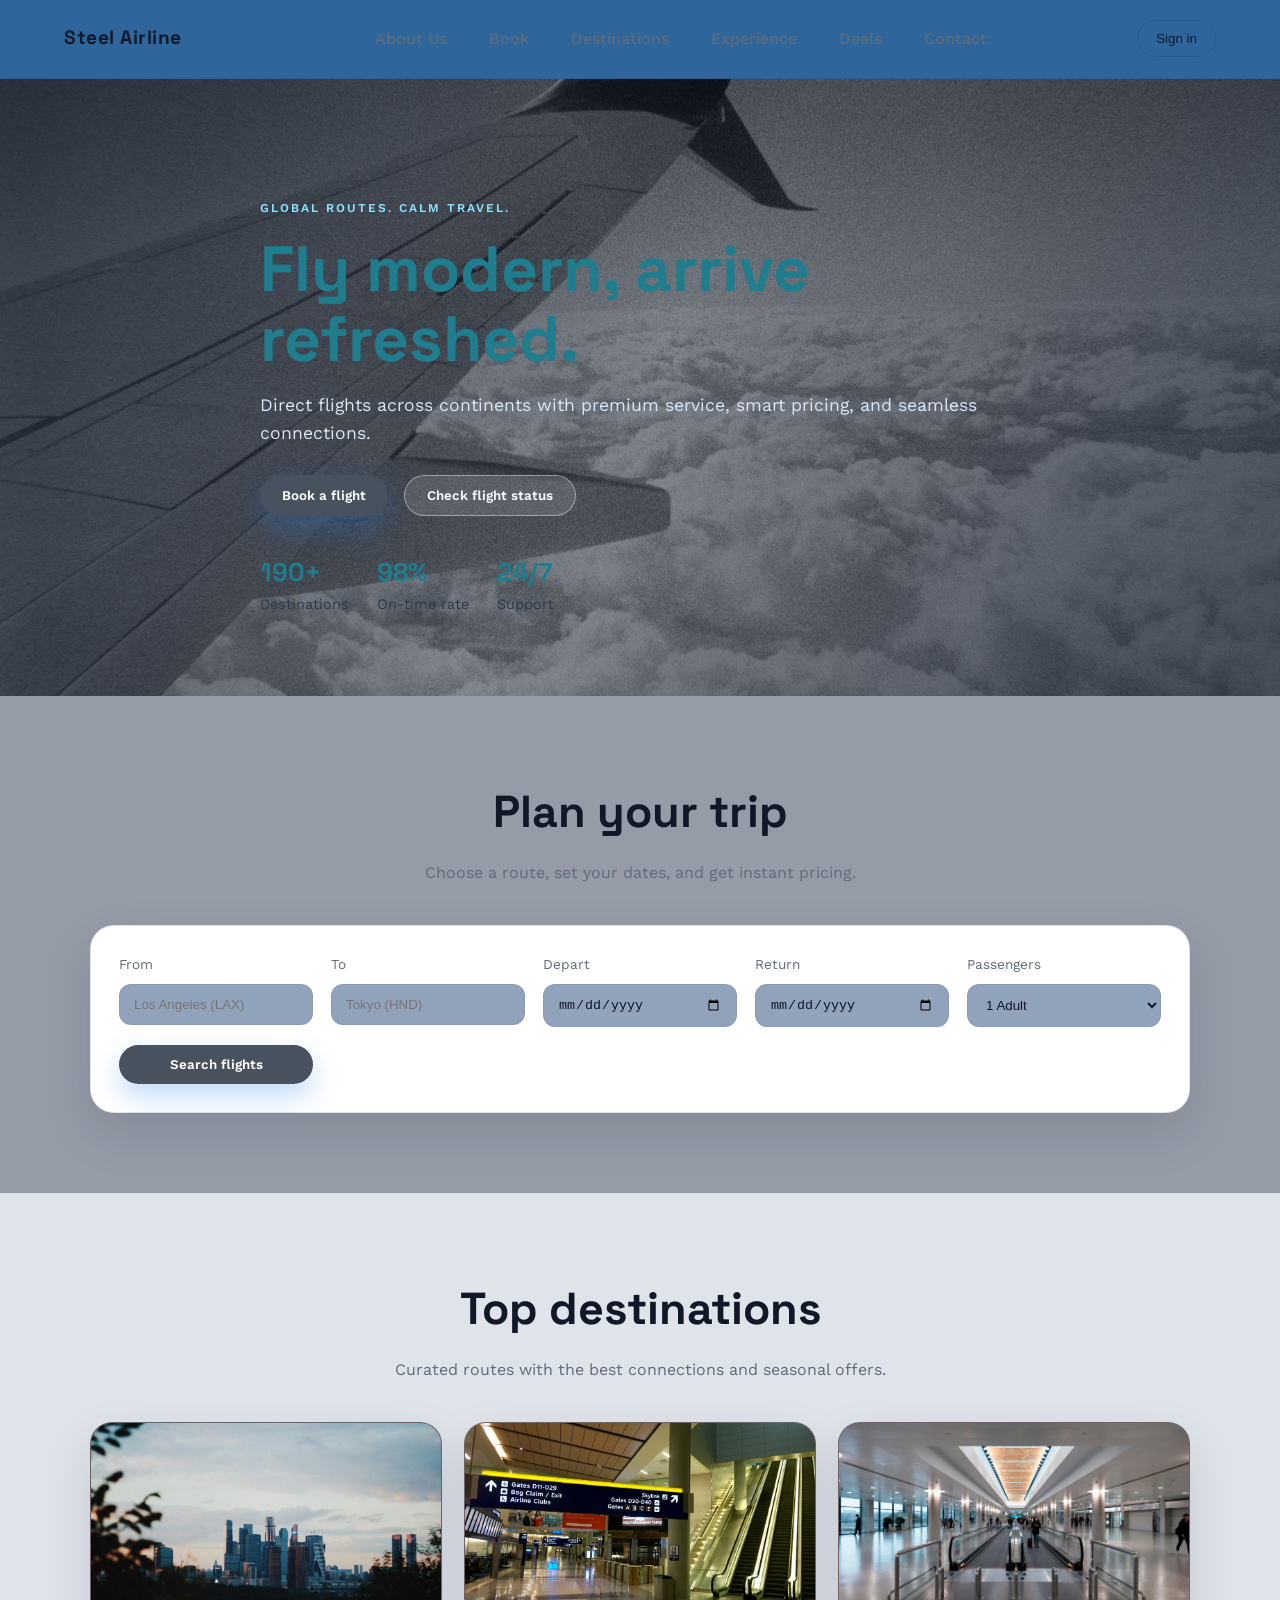
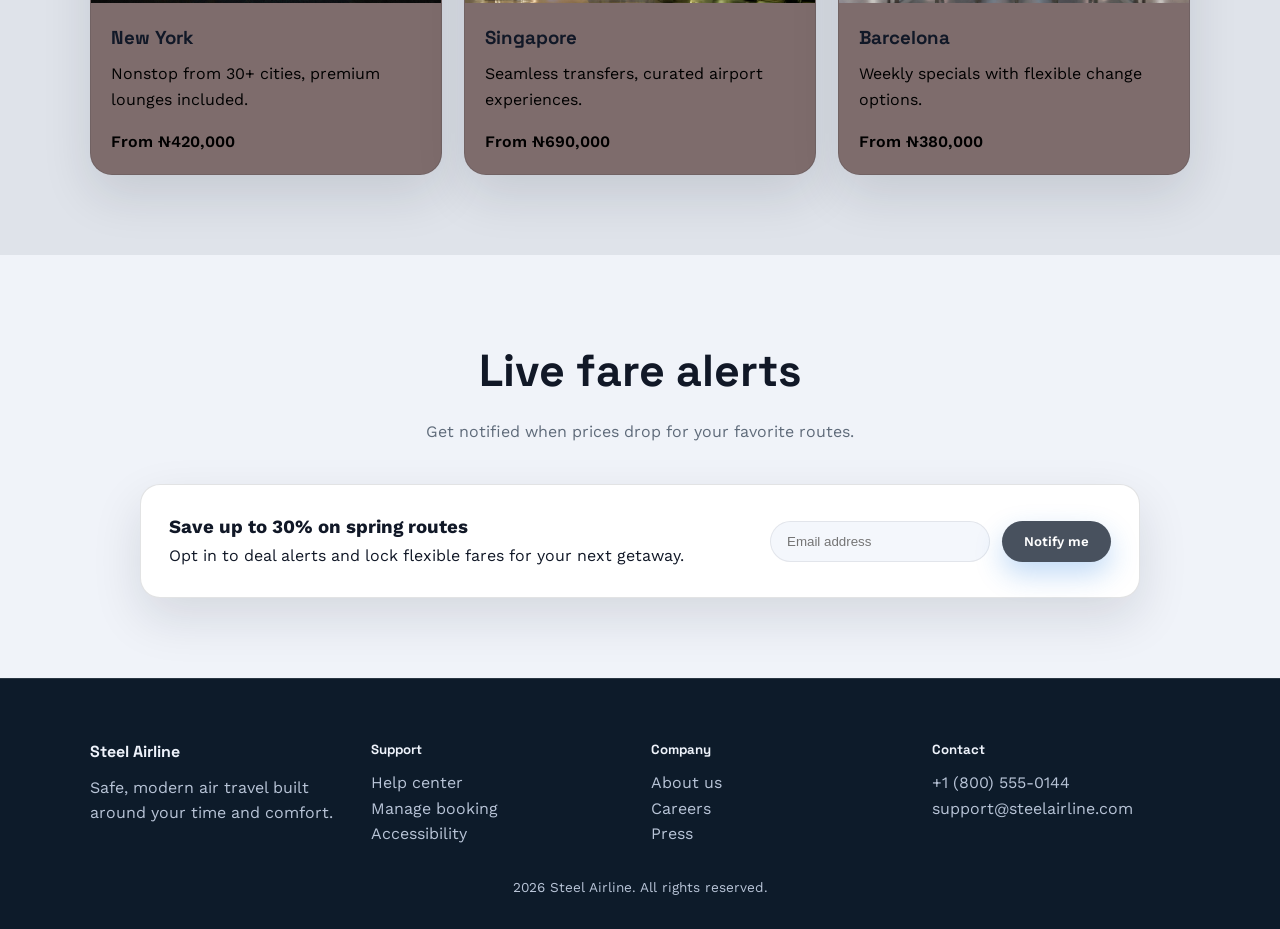
<file: Index.html>
<!DOCTYPE html>
<html lang="en">
<head>
  <meta charset="UTF-8">
  <meta name="viewport" content="width=device-width, initial-scale=1.0">
  <title>Steel Airline</title>
  <link rel="stylesheet" href="css/style.css">
</head>

<body>

  <header class="site-header" id="siteHeader">
    <nav class="nav">
      <a class="brand" href="#">Steel Airline</a>
      <button class="nav-toggle" id="navToggle" type="button" aria-expanded="false" aria-controls="primaryNav">
        <span class="sr-only">Toggle navigation</span>
        <span class="bar"></span>
        <span class="bar"></span>
        <span class="bar"></span>
      </button>
      <div class="nav-links" id="primaryNav">
        <a href="about.html">About Us</a>
        <a href="#book">Book</a>
        <a href="#destinations">Destinations</a>
        <a href="#experience">Experience</a>
        <a href="#deals">Deals</a>
        <a href="contact.html">Contact</a>
      </div>
      <button class="nav-cta">Sign in</button>
    </nav>
  </header>

  <main>
    <section class="hero" aria-label="Steel Airline hero">
      <div class="hero-media">
        <div class="hero-slider" aria-live="polite">
          <img class="hero-slide active" src="images/hero.jpg" alt="Airplane wing above the clouds">
          <img class="hero-slide" src="images/terminal.jpg" alt="Airport terminal with escalators">
          <img class="hero-slide" src="images/lounge.jpg" alt="Airport interior with seating and warm lighting">
          <img class="hero-slide" src="images/cabin.jpg" alt="Airplane cabin interior">
        </div>
      </div>
      <div class="hero-overlay"></div>
      <div class="hero-content">
        <p class="eyebrow">Global routes. Calm travel.</p>
        <h1>Fly modern, arrive refreshed.</h1>
        <p class="hero-sub">Direct flights across continents with premium service, smart pricing, and seamless connections.</p>
        <div class="hero-actions">
          <button class="primary">Book a flight</button>
          <button class="secondary">Check flight status</button>
        </div>
        <div class="hero-stats">
          <div>
            <span class="stat">190+</span>
            <span class="label">Destinations</span>
          </div>
          <div>
            <span class="stat">98%</span>
            <span class="label">On-time rate</span>
          </div>
          <div>
            <span class="stat">24/7</span>
            <span class="label">Support</span>
          </div>
        </div>
      </div>
    </section>

    <section id="book" class="booking">
      <div class="section-head">
        <h2>Plan your trip</h2>
        <p>Choose a route, set your dates, and get instant pricing.</p>
      </div>
      <form class="booking-form">
        <div class="field">
          <label>From</label>
          <input type="text" placeholder="Los Angeles (LAX)">
        </div>
        <div class="field">
          <label>To</label>
          <input type="text" placeholder="Tokyo (HND)">
        </div>
        <div class="field">
          <label>Depart</label>
          <input type="date">
        </div>
        <div class="field">
          <label>Return</label>
          <input type="date">
        </div>
        <div class="field">
          <label>Passengers</label>
          <select>
            <option>1 Adult</option>
            <option>2 Adults</option>
            <option>3 Adults</option>
            <option>4 Adults</option>
          </select>
        </div>
        <button class="primary" type="button">Search flights</button>
      </form>
    </section>

    <section id="destinations" class="destinations">
      <div class="section-head">
        <h2>Top destinations</h2>
        <p>Curated routes with the best connections and seasonal offers.</p>
      </div>
      <div class="card-grid">
        <article class="card">
          <img src="images/city.jpg" alt="City skyline at dusk">
          <div class="card-body">
            <h3>New York</h3>
            <p>Nonstop from 30+ cities, premium lounges included.</p>
            <span class="price">From ₦420,000</span>
          </div>
        </article>
        <article class="card">
          <img src="images/terminal.jpg" alt="Airport terminal with escalators">
          <div class="card-body">
            <h3>Singapore</h3>
            <p>Seamless transfers, curated airport experiences.</p>
            <span class="price">From ₦690,000</span>
          </div>
        </article>
        <article class="card">
          <img src="images/lounge.jpg" alt="Airport interior with seating and warm lighting">
          <div class="card-body">
            <h3>Barcelona</h3>
            <p>Weekly specials with flexible change options.</p>
            <span class="price">From ₦380,000</span>
          </div>
        </article>
      </div>
    </section>


    <section id="deals" class="deals">
      <div class="section-head">
        <h2>Live fare alerts</h2>
        <p>Get notified when prices drop for your favorite routes.</p>
      </div>
      <div class="deals-panel">
        <div>
          <h3>Save up to 30% on spring routes</h3>
          <p>Opt in to deal alerts and lock flexible fares for your next getaway.</p>
        </div>
        <form class="deal-form">
          <input type="email" placeholder="Email address">
          <button class="primary" type="button">Notify me</button>
        </form>
      </div>
    </section>
  </main>

  <footer id="contact" class="footer">
    <div class="footer-grid">
      <div>
        <h4>Steel Airline</h4>
        <p>Safe, modern air travel built around your time and comfort.</p>
      </div>
      <div>
        <h5>Support</h5>
        <p>Help center</p>
        <p>Manage booking</p>
        <p>Accessibility</p>
      </div>
      <div>
        <h5>Company</h5>
        <p>About us</p>
        <p>Careers</p>
        <p>Press</p>
      </div>
      <div>
        <h5>Contact</h5>
        <p>+1 (800) 555-0144</p>
        <p>support@steelairline.com</p>
      </div>
    </div>
    <p class="footer-bottom">2026 Steel Airline. All rights reserved.</p>
  </footer>

  <script src="js/main.js"></script>
</body>
</html>
</file>
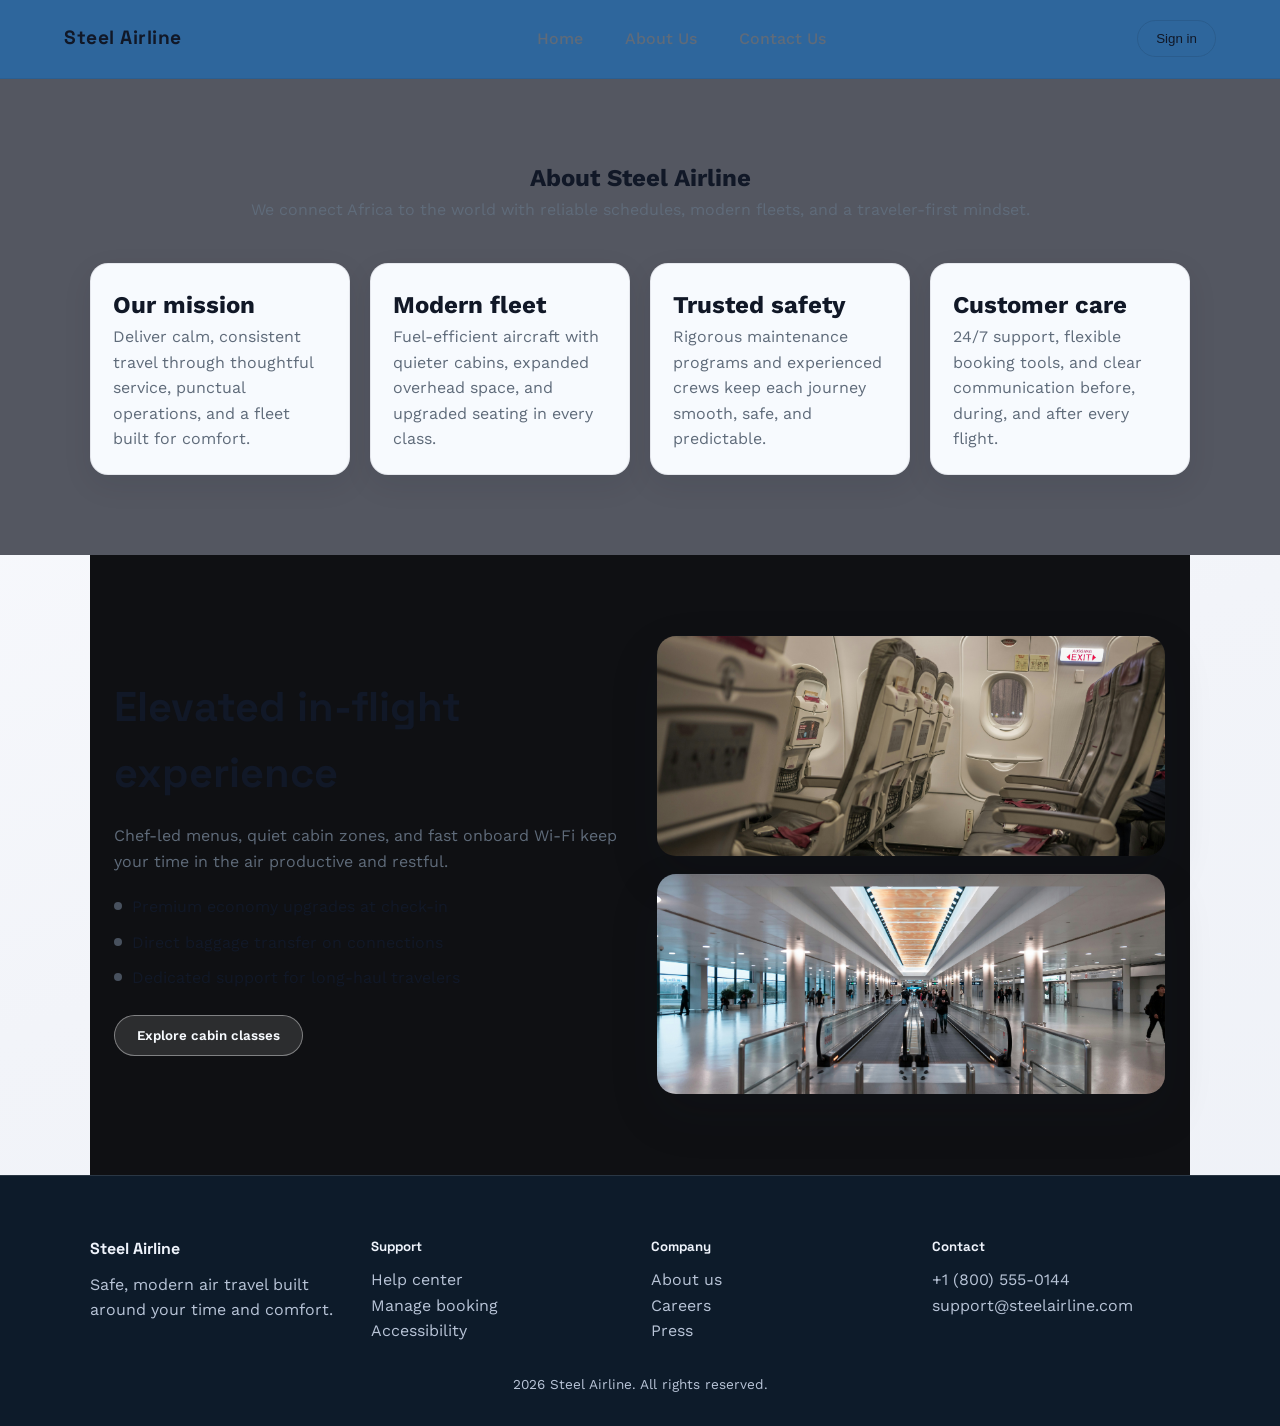
<file: about.html>
<!DOCTYPE html>
<html lang="en">
<head>
  <meta charset="UTF-8">
  <meta name="viewport" content="width=device-width, initial-scale=1.0">
  <title>About Steel Airline</title>
  <link rel="stylesheet" href="css/style.css">
</head>
<body>
  <header class="site-header" id="siteHeader">
    <nav class="nav">
      <a class="brand" href="Index.html">Steel Airline</a>
      <button class="nav-toggle" type="button" aria-expanded="false" aria-controls="primaryNav">
        <span class="sr-only">Toggle navigation</span>
        <span class="bar"></span>
        <span class="bar"></span>
        <span class="bar"></span>
      </button>
      <div class="nav-links" id="primaryNav">
        <a href="Index.html">Home</a>
        <a href="about.html">About Us</a>
        <a href="contact.html">Contact Us</a>
      </div>
      <button class="nav-cta">Sign in</button>
    </nav>
  </header>

  <main>
    <section class="about" aria-label="About Steel Airline">
      <div class="section-head">
        <h1>About Steel Airline</h1>
        <p>We connect Africa to the world with reliable schedules, modern fleets, and a traveler-first mindset.</p>
      </div>

      <div class="about-grid">
        <div class="about-card">
          <h2>Our mission</h2>
          <p>Deliver calm, consistent travel through thoughtful service, punctual operations, and a fleet built for comfort.</p>
        </div>
        <div class="about-card">
          <h2>Modern fleet</h2>
          <p>Fuel-efficient aircraft with quieter cabins, expanded overhead space, and upgraded seating in every class.</p>
        </div>
        <div class="about-card">
          <h2>Trusted safety</h2>
          <p>Rigorous maintenance programs and experienced crews keep each journey smooth, safe, and predictable.</p>
        </div>
        <div class="about-card">
          <h2>Customer care</h2>
          <p>24/7 support, flexible booking tools, and clear communication before, during, and after every flight.</p>
        </div>
      </div>
    </section>

    <section class="experience" aria-label="Steel Airline experience">
      <div class="experience-content">
        <h2>Elevated in-flight experience</h2>
        <p>Chef-led menus, quiet cabin zones, and fast onboard Wi-Fi keep your time in the air productive and restful.</p>
        <ul class="experience-list">
          <li>Premium economy upgrades at check-in</li>
          <li>Direct baggage transfer on connections</li>
          <li>Dedicated support for long-haul travelers</li>
        </ul>
        <button class="secondary">Explore cabin classes</button>
      </div>
      <div class="experience-media">
        <div class="media-block">
          <img src="images/cabin.jpg" alt="Airplane cabin interior">
        </div>
        <div class="media-block">
          <img src="images/lounge.jpg" alt="Airport lounge with warm lighting">
        </div>
      </div>
    </section>
  </main>

  <footer id="contact" class="footer">
    <div class="footer-grid">
      <div>
        <h4>Steel Airline</h4>
        <p>Safe, modern air travel built around your time and comfort.</p>
      </div>
      <div>
        <h5>Support</h5>
        <p>Help center</p>
        <p>Manage booking</p>
        <p>Accessibility</p>
      </div>
      <div>
        <h5>Company</h5>
        <p>About us</p>
        <p>Careers</p>
        <p>Press</p>
      </div>
      <div>
        <h5>Contact</h5>
        <p>+1 (800) 555-0144</p>
        <p>support@steelairline.com</p>
      </div>
    </div>
    <p class="footer-bottom">2026 Steel Airline. All rights reserved.</p>
  </footer>

  <script src="js/main.js"></script>
</body>
</html>
</file>
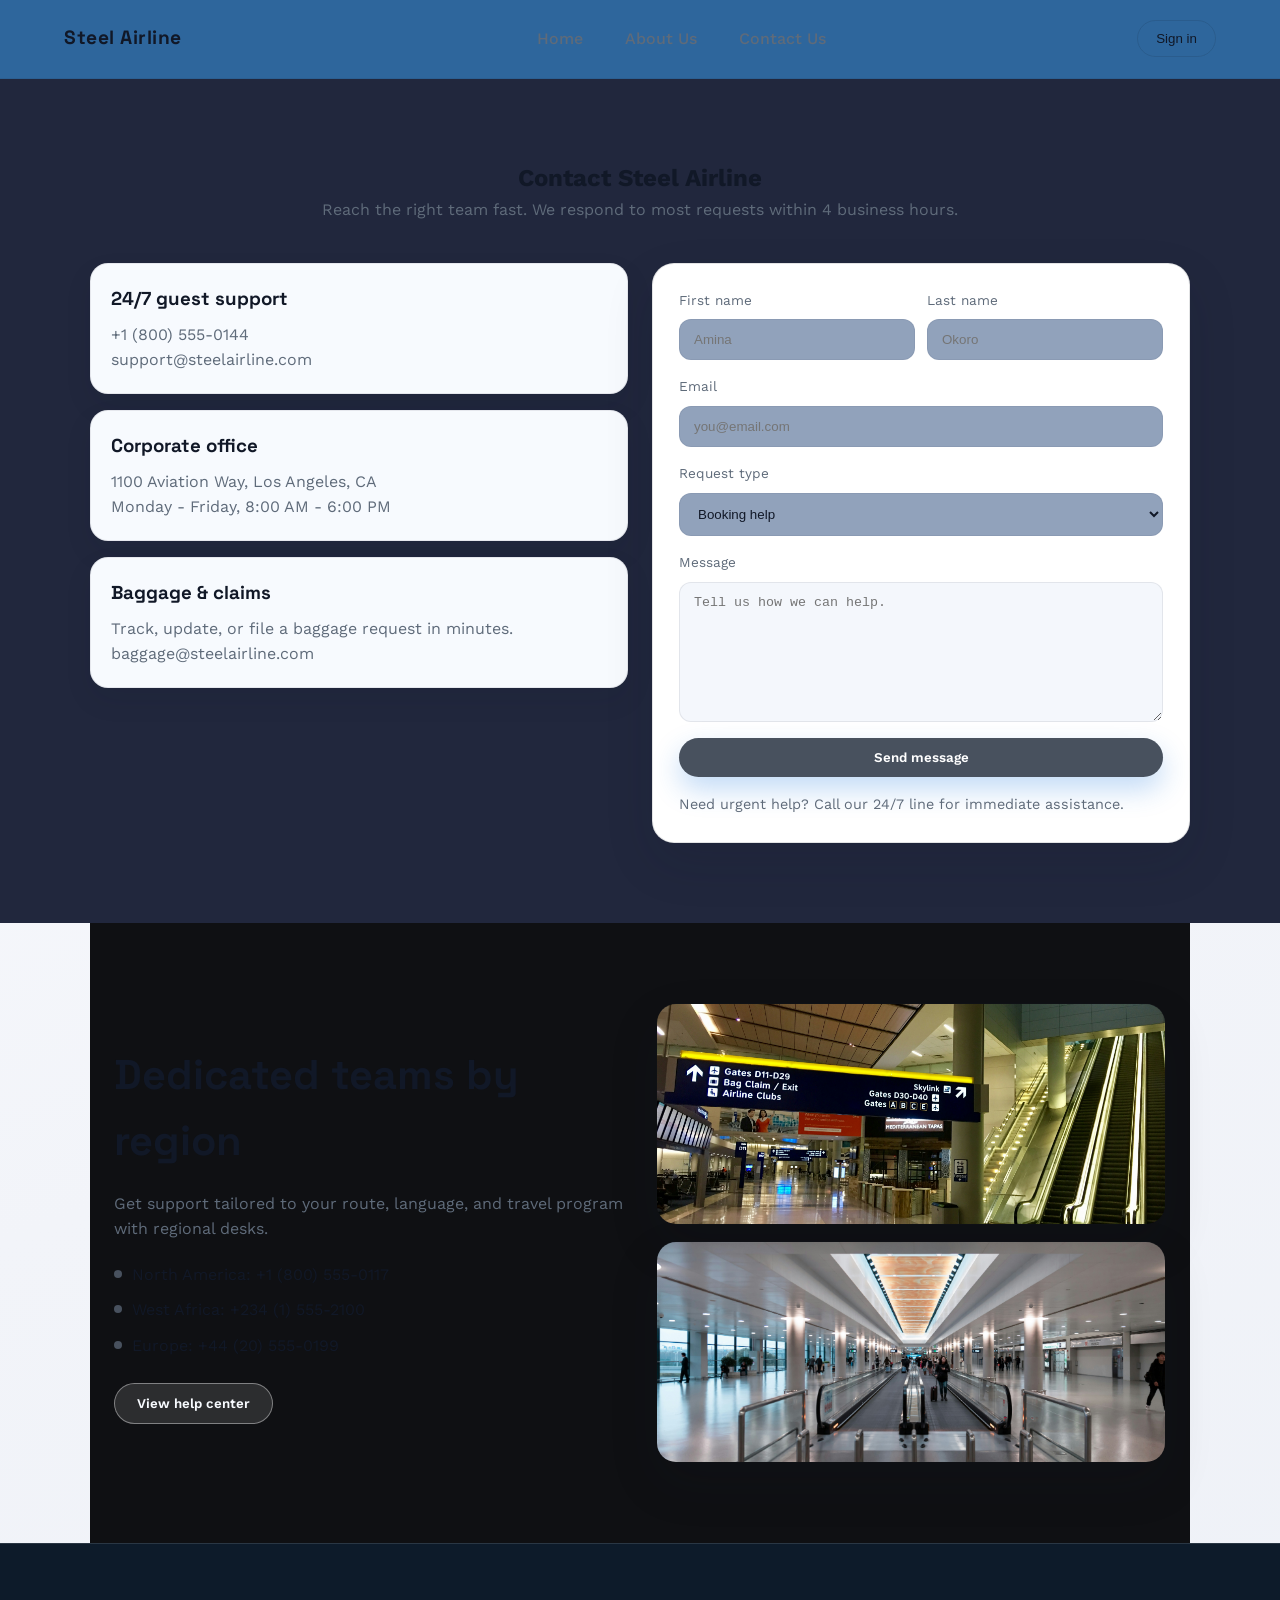
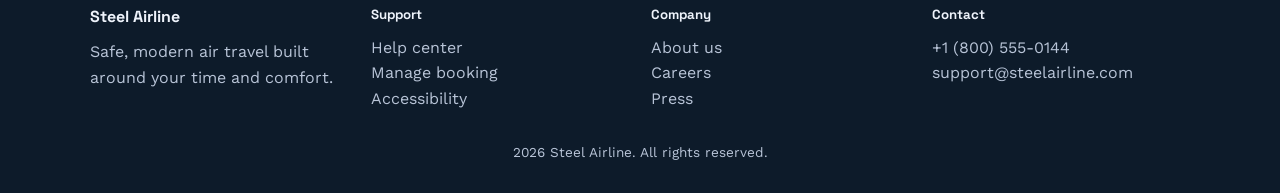
<file: contact.html>
<!DOCTYPE html>
<html lang="en">
<head>
  <meta charset="UTF-8">
  <meta name="viewport" content="width=device-width, initial-scale=1.0">
  <title>Contact Steel Airline</title>
  <link rel="stylesheet" href="css/style.css">
</head>
<body>
  <header class="site-header" id="siteHeader">
    <nav class="nav">
      <a class="brand" href="Index.html">Steel Airline</a>
      <button class="nav-toggle" type="button" aria-expanded="false" aria-controls="primaryNav">
        <span class="sr-only">Toggle navigation</span>
        <span class="bar"></span>
        <span class="bar"></span>
        <span class="bar"></span>
      </button>
      <div class="nav-links" id="primaryNav">
        <a href="Index.html">Home</a>
        <a href="about.html">About Us</a>
        <a href="contact.html">Contact Us</a>
      </div>
      <button class="nav-cta">Sign in</button>
    </nav>
  </header>

  <main>
    <section class="contact" aria-label="Contact Steel Airline">
      <div class="section-head">
        <h1>Contact Steel Airline</h1>
        <p>Reach the right team fast. We respond to most requests within 4 business hours.</p>
      </div>

      <div class="contact-grid">
        <div class="contact-cards">
          <div class="contact-card">
            <h3>24/7 guest support</h3>
            <p>+1 (800) 555-0144</p>
            <p>support@steelairline.com</p>
          </div>
          <div class="contact-card">
            <h3>Corporate office</h3>
            <p>1100 Aviation Way, Los Angeles, CA</p>
            <p>Monday - Friday, 8:00 AM - 6:00 PM</p>
          </div>
          <div class="contact-card">
            <h3>Baggage & claims</h3>
            <p>Track, update, or file a baggage request in minutes.</p>
            <p>baggage@steelairline.com</p>
          </div>
        </div>

        <form class="contact-form">
          <div class="form-row">
            <div class="field">
              <label>First name</label>
              <input type="text" placeholder="Amina">
            </div>
            <div class="field">
              <label>Last name</label>
              <input type="text" placeholder="Okoro">
            </div>
          </div>
          <div class="field">
            <label>Email</label>
            <input type="email" placeholder="you@email.com">
          </div>
          <div class="field">
            <label>Request type</label>
            <select>
              <option>Booking help</option>
              <option>Flight changes</option>
              <option>Corporate travel</option>
              <option>Baggage support</option>
            </select>
          </div>
          <div class="field">
            <label>Message</label>
            <textarea placeholder="Tell us how we can help."></textarea>
          </div>
          <button class="primary" type="button">Send message</button>
          <p class="contact-note">Need urgent help? Call our 24/7 line for immediate assistance.</p>
        </form>
      </div>
    </section>

    <section class="experience" aria-label="Contact options">
      <div class="experience-content">
        <h2>Dedicated teams by region</h2>
        <p>Get support tailored to your route, language, and travel program with regional desks.</p>
        <ul class="experience-list">
          <li>North America: +1 (800) 555-0117</li>
          <li>West Africa: +234 (1) 555-2100</li>
          <li>Europe: +44 (20) 555-0199</li>
        </ul>
        <button class="secondary">View help center</button>
      </div>
      <div class="experience-media">
        <div class="media-block">
          <img src="images/terminal.jpg" alt="Airport terminal with escalators">
        </div>
        <div class="media-block">
          <img src="images/lounge.jpg" alt="Airport lounge with warm lighting">
        </div>
      </div>
    </section>
  </main>

  <footer id="contact" class="footer">
    <div class="footer-grid">
      <div>
        <h4>Steel Airline</h4>
        <p>Safe, modern air travel built around your time and comfort.</p>
      </div>
      <div>
        <h5>Support</h5>
        <p>Help center</p>
        <p>Manage booking</p>
        <p>Accessibility</p>
      </div>
      <div>
        <h5>Company</h5>
        <p>About us</p>
        <p>Careers</p>
        <p>Press</p>
      </div>
      <div>
        <h5>Contact</h5>
        <p>+1 (800) 555-0144</p>
        <p>support@steelairline.com</p>
      </div>
    </div>
    <p class="footer-bottom">2026 Steel Airline. All rights reserved.</p>
  </footer>

  <script src="js/main.js"></script>
</body>
</html>
</file>
<file: css/style.css>
@import url('https://fonts.googleapis.com/css2?family=Space+Grotesk:wght@400;500;600;700&family=Work+Sans:wght@300;400;500;600&display=swap');

:root {
  --bg: #f7f7fb;
  --bg-soft: #eef1f7;
  --surface: #ffffff;
  --accent: #48515e;
  --accent-dark: #165fc0;
  --text: #111827;
  --muted: #5f6b7a;
  --card: #7e6c6c;
  --stroke: rgba(17, 24, 39, 0.12);
  --shadow: 0 20px 50px rgba(17, 24, 39, 0.12);
}

* {
  box-sizing: border-box;
  margin: 0;
  padding: 0;
}

html {
  scroll-behavior: smooth;
}

body {
  font-family: "Work Sans", sans-serif;
  background: linear-gradient(160deg, #fbfcff 0%, #f2f4f9 55%, #eef1f7 100%);
  color: var(--text);
  line-height: 1.6;
}

img {
  width: 100%;
  display: block;
}

a {
  text-decoration: none;
  color: inherit;
}

.sr-only {
  position: absolute;
  width: 1px;
  height: 1px;
  padding: 0;
  margin: -1px;
  overflow: hidden;
  clip: rect(0, 0, 0, 0);
  border: 0;
  white-space: nowrap;
}

.site-header {
  position: sticky;
  top: 0;
  z-index: 10;
  background: rgba(29, 90, 148, 0.92);
  backdrop-filter: blur(16px);
  border-bottom: 1px solid rgba(17, 24, 39, 0.08);
  transition: box-shadow 0.3s ease, background 0.3s ease;
}

.site-header.scrolled {
  box-shadow: 0 12px 28px rgba(17, 24, 39, 0.12);
  background: rgba(91, 102, 117, 0.98);
}

.nav {
  max-width: 1200px;
  margin: 0 auto;
  padding: 18px 24px;
  display: flex;
  align-items: center;
  justify-content: space-between;
  gap: 24px;
}

.brand {
  font-family: "Space Grotesk", sans-serif;
  font-size: 1.2rem;
  font-weight: 700;
  letter-spacing: 0.5px;
}

.nav-links {
  display: flex;
  gap: 18px;
  font-weight: 500;
  color: var(--muted);
  margin-left: 60px;
  justify-content: flex-end;
}

.nav-links a {
  padding: 8px 12px;
  border-radius: 999px;
  transition: color 0.2s ease, background 0.2s ease, transform 0.2s ease;
}

.nav-cta {
  margin-left: 16px;
}

.nav-toggle {
  display: none;
  border: 1px solid var(--stroke);
  background: #ffffff;
  padding: 10px;
  border-radius: 12px;
  cursor: pointer;
  gap: 4px;
  flex-direction: column;
  align-items: center;
  justify-content: center;
}

.nav-toggle .bar {
  width: 22px;
  height: 2px;
  background: var(--text);
  border-radius: 999px;
  transition: transform 0.2s ease, opacity 0.2s ease;
}

.nav-links a:hover {
  color: var(--text);
  background: rgba(31, 122, 224, 0.12);
  transform: translateY(-1px);
}

.nav-cta {
  border: 1px solid var(--stroke);
  background: transparent;
  color: var(--text);
  padding: 10px 18px;
  border-radius: 999px;
  cursor: pointer;
}

.hero {
  position: relative;
  min-height: 60vh;
  max-height: 620px;
  display: grid;
  place-items: center;
  padding: 120px 24px 80px;
}

.hero-media {
  position: absolute;
  inset: 0;
  z-index: 0;
}

.hero-slider {
  position: relative;
  width: 100%;
  height: 100%;
}

.hero-slide {
  position: absolute;
  inset: 0;
  width: 100%;
  height: 100%;
  object-fit: cover;
  object-position: center;
  opacity: 0;
  transition: opacity 1.8s ease-in-out;
}

.hero-slide.active {
  opacity: 1;
}

.hero-overlay {
  position: absolute;
  inset: 0;
  background: linear-gradient(120deg, rgba(9, 18, 34, 0.78), rgba(9, 18, 34, 0.45) 50%, rgba(9, 18, 34, 0.72));
  z-index: 1;
}

.hero-content {
  position: relative;
  z-index: 2;
  max-width: 760px;
  text-align: left;
  color: #1f7d8e;
}

.eyebrow {
  text-transform: uppercase;
  letter-spacing: 2px;
  font-size: 0.75rem;
  color: #8be3ff;
  font-weight: 600;
  margin-bottom: 16px;
}

.hero h1 {
  font-family: "Space Grotesk", sans-serif;
  font-size: clamp(2.5rem, 5vw, 4rem);
  line-height: 1.1;
  margin-bottom: 16px;
}

.hero-sub {
  font-size: 1.1rem;
  color: #d9e6f6;
  margin-bottom: 28px;
}

.hero-actions {
  display: flex;
  gap: 16px;
  flex-wrap: wrap;
}

.primary,
.secondary {
  font-family: "Work Sans", sans-serif;
  border-radius: 999px;
  padding: 12px 22px;
  border: none;
  cursor: pointer;
  font-weight: 600;
}

.primary {
  background: var(--accent);
  color: #ffffff;
  box-shadow: 0 12px 28px rgba(31, 122, 224, 0.28);
}

.secondary {
  background: rgba(255, 255, 255, 0.12);
  color: #f8fbff;
  border: 1px solid rgba(255, 255, 255, 0.4);
}

.hero-stats {
  display: flex;
  gap: 28px;
  margin-top: 36px;
  flex-wrap: wrap;
}

.stat {
  font-family: "Space Grotesk", sans-serif;
  font-size: 1.6rem;
  font-weight: 700;
}

.label {
  display: block;
  color: #2c3a4b;
  font-size: 0.9rem;
}

section {
  padding: 80px 24px;
  background: #0f1013;
}

.section-head {
  max-width: 900px;
  margin: 0 auto 40px;
  text-align: center;
}

.section-head h2 {
  font-family: "Space Grotesk", sans-serif;
  font-size: clamp(2rem, 4vw, 2.8rem);
  margin-bottom: 12px;
}

.section-head p {
  color: var(--muted);
}

.booking {
  background: #959ba7;
}

.booking-form {
  max-width: 1100px;
  margin: 0 auto;
  display: grid;
  grid-template-columns: repeat(auto-fit, minmax(180px, 1fr));
  gap: 18px;
  background: var(--surface);
  padding: 28px;
  border-radius: 24px;
  box-shadow: var(--shadow);
  border: 1px solid var(--stroke);
}

.field {
  display: flex;
  flex-direction: column;
  gap: 8px;
}

.field label {
  color: var(--muted);
  font-size: 0.85rem;
}

.field input,
.field select {
  padding: 12px 14px;
  border-radius: 12px;
  border: 1px solid rgba(55, 66, 92, 0.08);
  background: #91a2bb;
  color: var(--text);
}

.destinations {
  background: #dfe3ea;
}

.card-grid {
  max-width: 1100px;
  margin: 0 auto;
  display: grid;
  grid-template-columns: repeat(auto-fit, minmax(240px, 1fr));
  gap: 22px;
}

.card {
  background: var(--card);
  border-radius: 22px;
  overflow: hidden;
  box-shadow: var(--shadow);
  border: 1px solid var(--stroke);
  transition: transform 0.3s ease, box-shadow 0.3s ease;
}

.card img {
  height: 180px;
  object-fit: cover;
}

.card:hover {
  transform: translateY(-6px);
  box-shadow: 0 35px 60px rgba(41, 42, 44, 0.2);
}

.card-body {
  padding: 20px;
}

.card-body h3 {
  font-family: "Space Grotesk", sans-serif;
  margin-bottom: 8px;
}

.card-body p {
  color: black;
  margin-bottom:  16px;
}

.price {
  font-weight: 600;
  color: black
}

.experience {
  display: grid;
  grid-template-columns: repeat(auto-fit, minmax(280px, 1fr));
  gap: 32px;
  align-items: center;
  max-width: 1100px;
  margin: 0 auto;
}

.about {
  background: #545761;
}

.contact {
  background: #21273d;
}

.contact-grid {
  max-width: 1100px;
  margin: 0 auto;
  display: grid;
  grid-template-columns: repeat(auto-fit, minmax(280px, 1fr));
  gap: 24px;
  align-items: start;
}

.contact-cards {
  display: grid;
  gap: 16px;
}

.contact-card {
  background: #f7fafe;
  border-radius: 18px;
  padding: 20px;
  border: 1px solid rgba(15, 23, 42, 0.08);
  box-shadow: 0 12px 28px rgba(15, 23, 42, 0.08);
}

.contact-card h3 {
  font-family: "Space Grotesk", sans-serif;
  margin-bottom: 8px;
}

.contact-card p {
  color: var(--muted);
}

.contact-form {
  background: var(--surface);
  border-radius: 22px;
  padding: 26px;
  box-shadow: var(--shadow);
  border: 1px solid var(--stroke);
  display: grid;
  gap: 16px;
}

.form-row {
  display: grid;
  grid-template-columns: repeat(auto-fit, minmax(160px, 1fr));
  gap: 12px;
}

.contact-form textarea {
  padding: 12px 14px;
  border-radius: 12px;
  border: 1px solid rgba(15, 23, 42, 0.08);
  background: #f4f7fc;
  color: var(--text);
  min-height: 140px;
  resize: vertical;
}

.contact-note {
  color: var(--muted);
  font-size: 0.9rem;
}

.about-grid {
  max-width: 1100px;
  margin: 0 auto;
  display: grid;
  grid-template-columns: repeat(auto-fit, minmax(220px, 1fr));
  gap: 20px;
}

.about-card {
  background: #f7fafe;
  border-radius: 18px;
  padding: 22px;
  border: 1px solid rgba(15, 23, 42, 0.08);
  box-shadow: 0 10px 30px rgba(15, 23, 42, 0.08);
}

.about-card h3 {
  font-family: "Space Grotesk", sans-serif;
  margin-bottom: 10px;
}

.about-card p {
  color: var(--muted);
}

.experience-content h2 {
  font-family: "Space Grotesk", sans-serif;
  font-size: clamp(2rem, 4vw, 2.6rem);
  margin-bottom: 16px;
}

.experience-content p {
  color: var(--muted);
  margin-bottom: 20px;
}

.experience-list {
  list-style: none;
  display: grid;
  gap: 10px;
  margin-bottom: 24px;
}

.experience-list li {
  padding-left: 18px;
  position: relative;
}

.experience-list li::before {
  content: "";
  position: absolute;
  left: 0;
  top: 8px;
  width: 8px;
  height: 8px;
  background: var(--accent);
  border-radius: 50%;
}

.experience-media {
  display: grid;
  gap: 16px;
}

.media-block {
  border-radius: 20px;
  overflow: hidden;
  box-shadow: var(--shadow);
  border: 1px solid var(--stroke);
}

.media-block img {
  height: 220px;
  object-fit: cover;
}

.deals {
  background: #f0f3f9;
}

.deals-panel {
  max-width: 1000px;
  margin: 0 auto;
  display: flex;
  flex-wrap: wrap;
  gap: 24px;
  align-items: center;
  justify-content: space-between;
  background: var(--surface);
  padding: 28px;
  border-radius: 20px;
  border: 1px solid var(--stroke);
  box-shadow: var(--shadow);
}

.deal-form {
  display: flex;
  gap: 12px;
  flex-wrap: wrap;
}

.deal-form input {
  padding: 12px 16px;
  border-radius: 999px;
  border: 1px solid rgba(15, 23, 42, 0.08);
  min-width: 220px;
  background: #f4f7fc;
  color: var(--text);
}

.footer {
  background: #0d1b2a;
  color: #eef3fb;
  border-top: 1px solid rgba(255, 255, 255, 0.12);
  padding: 60px 24px 30px;
}

.footer-grid {
  max-width: 1100px;
  margin: 0 auto 30px;
  display: grid;
  grid-template-columns: repeat(auto-fit, minmax(180px, 1fr));
  gap: 22px;
}

.footer h4,
.footer h5 {
  font-family: "Space Grotesk", sans-serif;
  margin-bottom: 10px;
}

.footer p {
  color: #b8c4d7;
}

.footer-bottom {
  text-align: center;
  color: #9fb0c8;
  font-size: 0.85rem;
}

@media (max-width: 900px) {
  .nav {
    flex-wrap: wrap;
  }

  .nav-toggle {
    display: inline-flex;
    margin-left: auto;
  }

  .nav-links {
    display: none;
    width: 100%;
    flex-direction: column;
    gap: 8px;
    padding: 12px;
    margin-left: 0;
    background: #ffffff;
    border: 1px solid var(--stroke);
    border-radius: 16px;
    box-shadow: var(--shadow);
  }

  .nav-cta {
    display: none;
    width: 100%;
    margin-left: 0;
  }

  .site-header.nav-open .nav-links {
    display: flex;
  }

  .site-header.nav-open .nav-cta {
    display: inline-flex;
    justify-content: center;
    margin-top: 10px;
  }

  .site-header.nav-open .nav-toggle .bar:nth-child(2) {
    opacity: 0;
  }

  .site-header.nav-open .nav-toggle .bar:nth-child(1) {
    transform: translateY(6px) rotate(45deg);
  }

  .site-header.nav-open .nav-toggle .bar:nth-child(3) {
    transform: translateY(-6px) rotate(-45deg);
  }

  .hero-content {
    text-align: left;
  }

  .booking-form {
    grid-template-columns: 1fr;
  }

  .deals-panel {
    text-align: center;
  }

  .deal-form {
    justify-content: center;
  }
}
</file>
